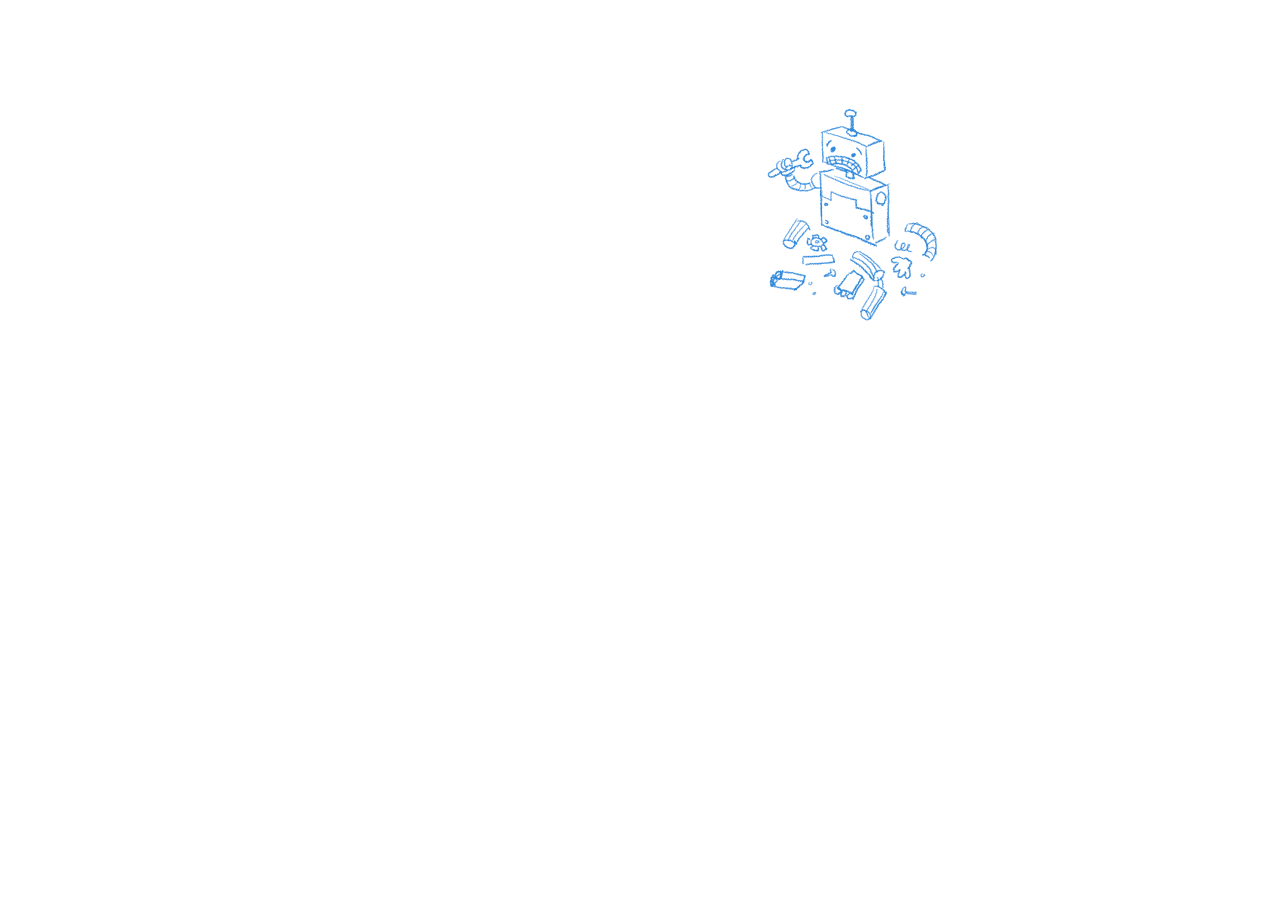
<file: simple-acces/bframe.html>
<!DOCTYPE HTML><html dir="ltr" lang="fr"><head><meta http-equiv="Content-Type" content="text/html; charset=UTF-8">
<meta http-equiv="X-UA-Compatible" content="IE=edge">

<title>reCAPTCHA</title>
<style type="text/css">
@font-face {
  font-family: 'Roboto';
  font-style: normal;
  font-weight: 400;
  src: local('Roboto Regular'), local('Roboto-Regular'), url(fonts/zN7GBFwfMP4uA6AR0HCoLQ.ttf) format('truetype');
}
@font-face {
  font-family: 'Roboto';
  font-style: normal;
  font-weight: 500;
  src: local('Roboto Medium'), local('Roboto-Medium'), url(fonts/RxZJdnzeo3R5zSexge8UUaCWcynf_cDxXwCLxiixG1c.ttf) format('truetype');
}
@font-face {
  font-family: 'Roboto';
  font-style: normal;
  font-weight: 900;
  src: local('Roboto Black'), local('Roboto-Black'), url(fonts/mnpfi9pxYH-Go5UiibESIqCWcynf_cDxXwCLxiixG1c.ttf) format('truetype');
}

</style>
<link rel="stylesheet" type="text/css" href="css/styles__ltr.css">

<script type="text/javascript" src="js/recaptcha__fr.js">
      
    </script></head>
<body><input type="hidden" id="recaptcha-token">
<script type="text/javascript">
      
        recaptcha.frame.Main.init("[\x22finput\x22,null,[\x22conf\x22,null,\x226LcgByUUAAAAABCqVO6lR0ePcJw8D2v0aQo8fx_T\x22,0,null,[\x22JS_FASTCLICK\x22,\x22JS_BFRAME\x22,\x22JS_MC_FETCH\x22]\n,0.75]\n]\n");
      
    </script></body></html>
</file>
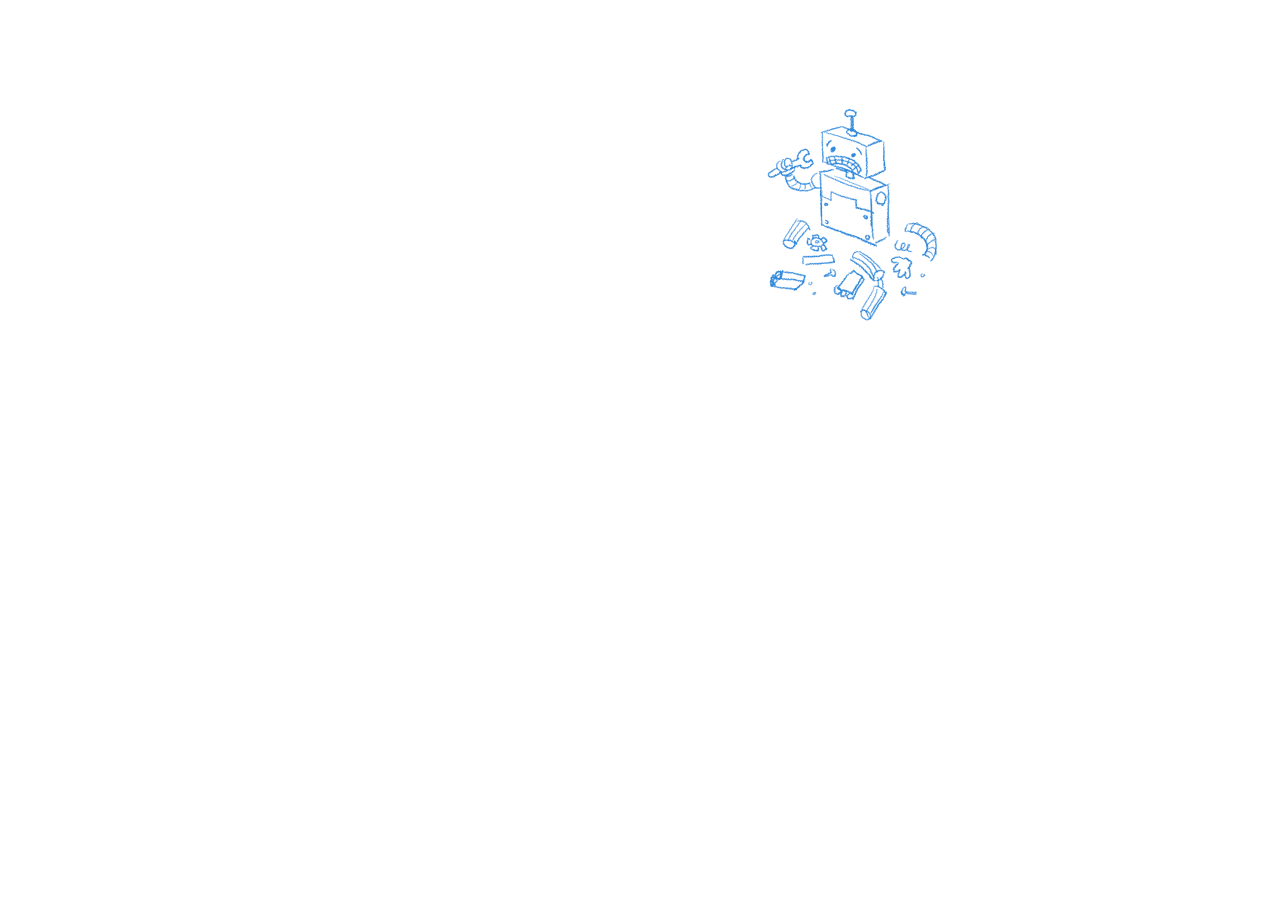
<file: simple-acces/bframe_3.html>
<!DOCTYPE HTML><html dir="ltr" lang="fr"><head><meta http-equiv="Content-Type" content="text/html; charset=UTF-8">
<meta http-equiv="X-UA-Compatible" content="IE=edge">

<title>reCAPTCHA</title>
<style type="text/css">
@font-face {
  font-family: 'Roboto';
  font-style: normal;
  font-weight: 400;
  src: local('Roboto Regular'), local('Roboto-Regular'), url(fonts/zN7GBFwfMP4uA6AR0HCoLQ.ttf) format('truetype');
}
@font-face {
  font-family: 'Roboto';
  font-style: normal;
  font-weight: 500;
  src: local('Roboto Medium'), local('Roboto-Medium'), url(fonts/RxZJdnzeo3R5zSexge8UUaCWcynf_cDxXwCLxiixG1c.ttf) format('truetype');
}
@font-face {
  font-family: 'Roboto';
  font-style: normal;
  font-weight: 900;
  src: local('Roboto Black'), local('Roboto-Black'), url(fonts/mnpfi9pxYH-Go5UiibESIqCWcynf_cDxXwCLxiixG1c.ttf) format('truetype');
}

</style>
<link rel="stylesheet" type="text/css" href="css/styles__ltr_3.css">

<script type="text/javascript" src="js/recaptcha__fr_1.js">
      
    </script></head>
<body><input type="hidden" id="recaptcha-token">
<script type="text/javascript">
      
        recaptcha.frame.Main.init("[\x22finput\x22,null,[\x22conf\x22,null,\x226LcgByUUAAAAABCqVO6lR0ePcJw8D2v0aQo8fx_T\x22,0,null,[\x22JS_FASTCLICK\x22,\x22JS_BFRAME\x22,\x22JS_MC_FETCH\x22]\n,0.75]\n]\n");
      
    </script></body></html>
</file>
<file: simple-acces/css/styles__ltr.css>
<!DOCTYPE html>
<html lang="en">
  <meta charset="utf-8">
  <meta name="viewport" content="initial-scale=1, minimum-scale=1, width=device-width">
  <title>Error 404 (Not Found)!!1</title>
  <style>
    *{margin:0;padding:0}html,code{font:15px/22px arial,sans-serif}html{background:#fff;color:#222;padding:15px}body{margin:7% auto 0;max-width:390px;min-height:180px;padding:30px 0 15px}* > body{background:url(../images/robot.png) 100% 5px no-repeat;padding-right:205px}p{margin:11px 0 22px;overflow:hidden}ins{color:#777;text-decoration:none}a img{border:0}@media screen and (max-width:772px){body{background:none;margin-top:0;max-width:none;padding-right:0}}#logo{background:url(../images/googlelogo_color_150x54dp_1.png) no-repeat;margin-left:-5px}@media only screen and (min-resolution:192dpi){#logo{background:url(../images/googlelogo_color_150x54dp.png) no-repeat 0% 0%/100% 100%;-moz-border-image:url(../images/googlelogo_color_150x54dp.png) 0}}@media only screen and (-webkit-min-device-pixel-ratio:2){#logo{background:url(../images/googlelogo_color_150x54dp.png) no-repeat;-webkit-background-size:100% 100%}}#logo{display:inline-block;height:54px;width:150px}
  </style>
  <a href="//www.google.com/"><span id="logo" aria-label="Google"></span></a>
  <p><b>404.</b> <ins>That’s an error.</ins>
  </p><p>The requested URL <code>/recaptcha/api2/r20170613131236/styles__ltr.css</code> was not found on this server.  <ins>That’s all we know.</ins>
</p></html>
</file>
<file: simple-acces/css/styles__ltr_3.css>
<!DOCTYPE html>
<html lang="en">
  <meta charset="utf-8">
  <meta name="viewport" content="initial-scale=1, minimum-scale=1, width=device-width">
  <title>Error 404 (Not Found)!!1</title>
  <style>
    *{margin:0;padding:0}html,code{font:15px/22px arial,sans-serif}html{background:#fff;color:#222;padding:15px}body{margin:7% auto 0;max-width:390px;min-height:180px;padding:30px 0 15px}* > body{background:url(../images/robot.png) 100% 5px no-repeat;padding-right:205px}p{margin:11px 0 22px;overflow:hidden}ins{color:#777;text-decoration:none}a img{border:0}@media screen and (max-width:772px){body{background:none;margin-top:0;max-width:none;padding-right:0}}#logo{background:url(../images/googlelogo_color_150x54dp_1.png) no-repeat;margin-left:-5px}@media only screen and (min-resolution:192dpi){#logo{background:url(../images/googlelogo_color_150x54dp.png) no-repeat 0% 0%/100% 100%;-moz-border-image:url(../images/googlelogo_color_150x54dp.png) 0}}@media only screen and (-webkit-min-device-pixel-ratio:2){#logo{background:url(../images/googlelogo_color_150x54dp.png) no-repeat;-webkit-background-size:100% 100%}}#logo{display:inline-block;height:54px;width:150px}
  </style>
  <a href="//www.google.com/"><span id="logo" aria-label="Google"></span></a>
  <p><b>404.</b> <ins>That’s an error.</ins>
  </p><p>The requested URL <code>/recaptcha/api2/r20170629165701/styles__ltr.css</code> was not found on this server.  <ins>That’s all we know.</ins>
</p></html>
</file>
